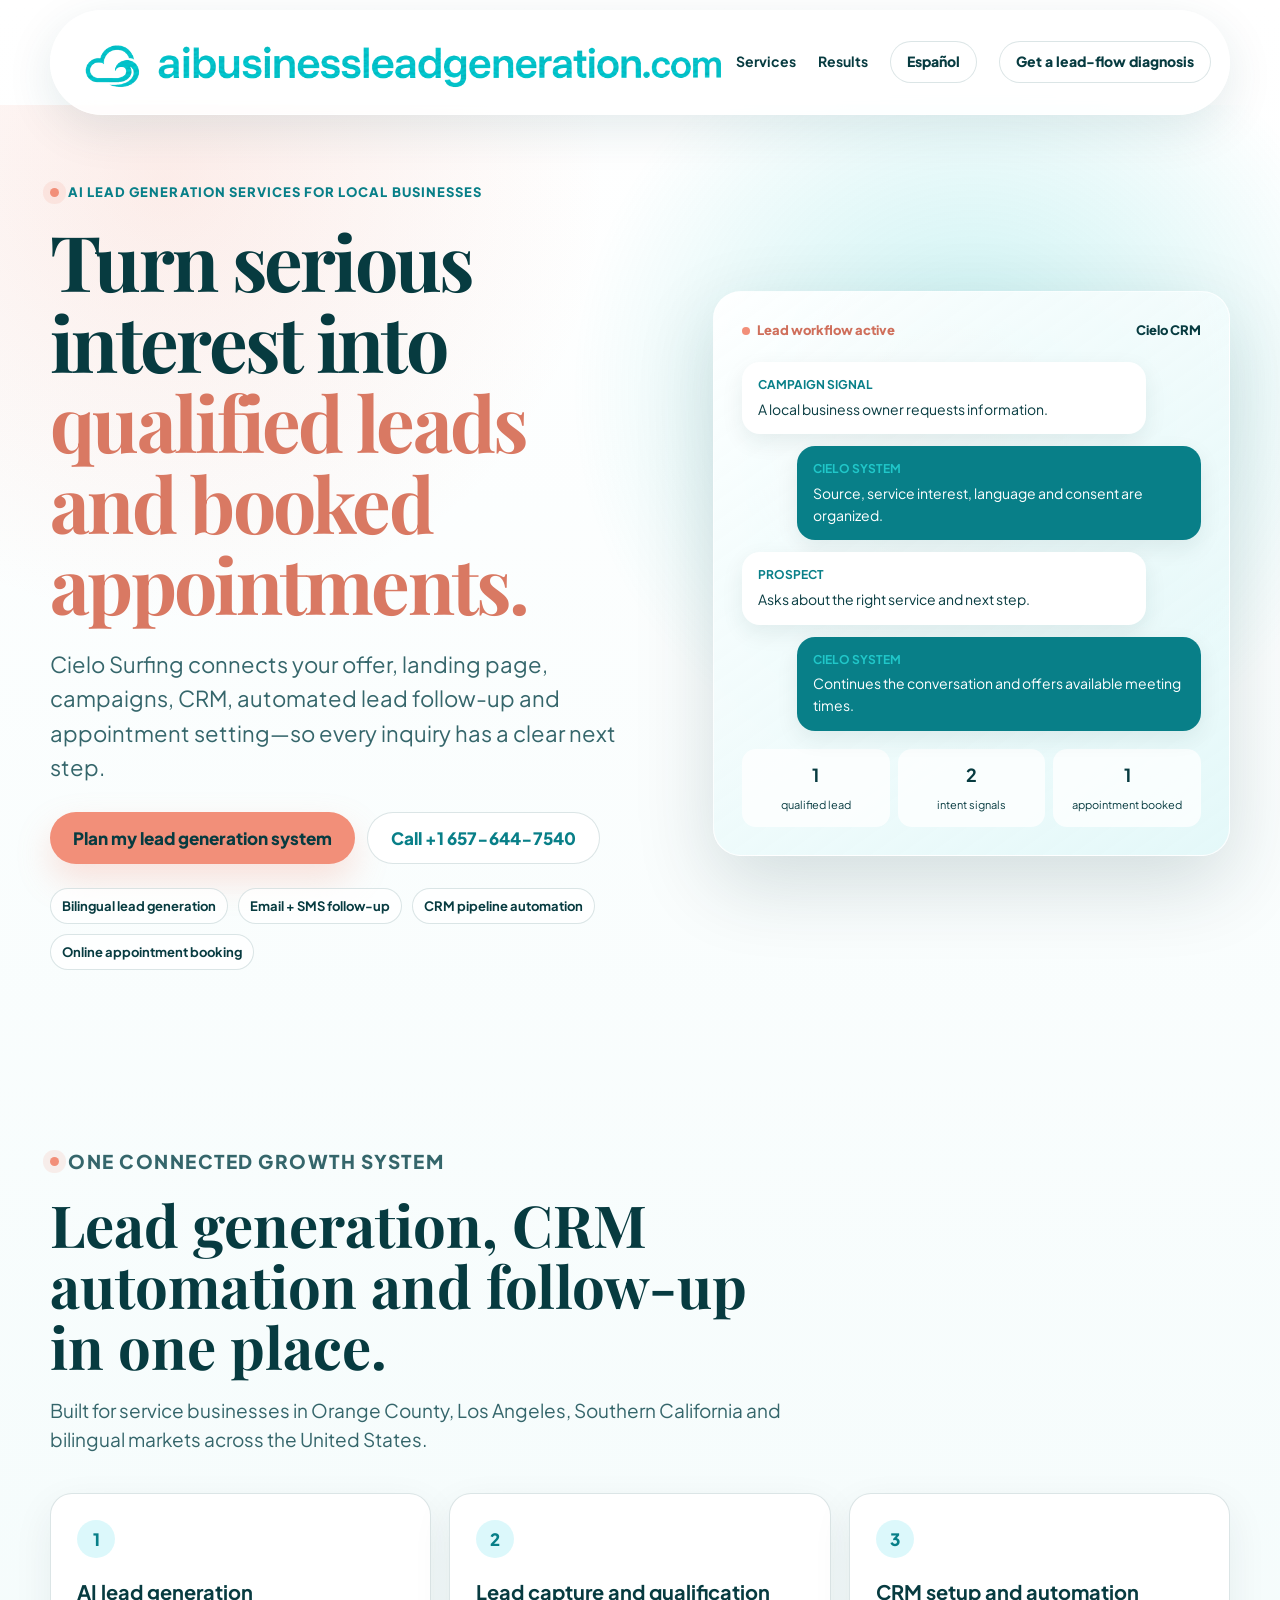
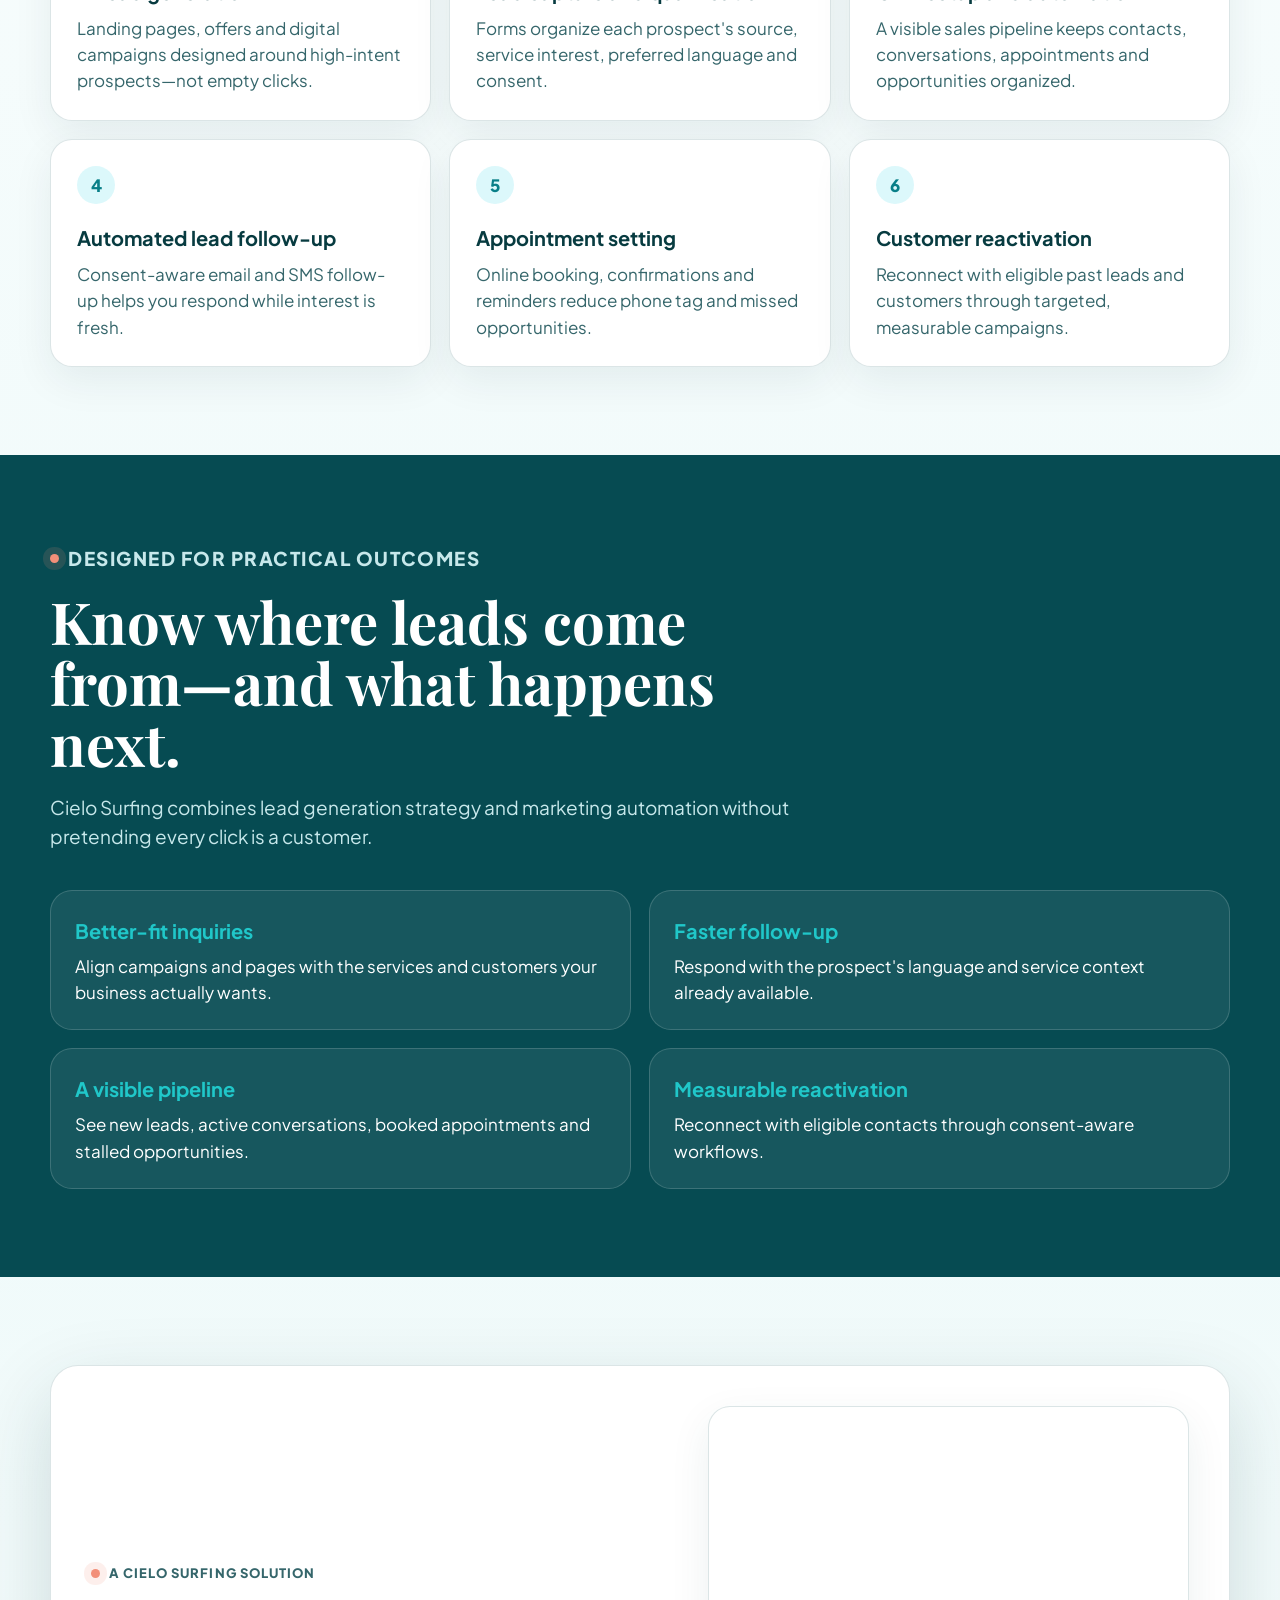
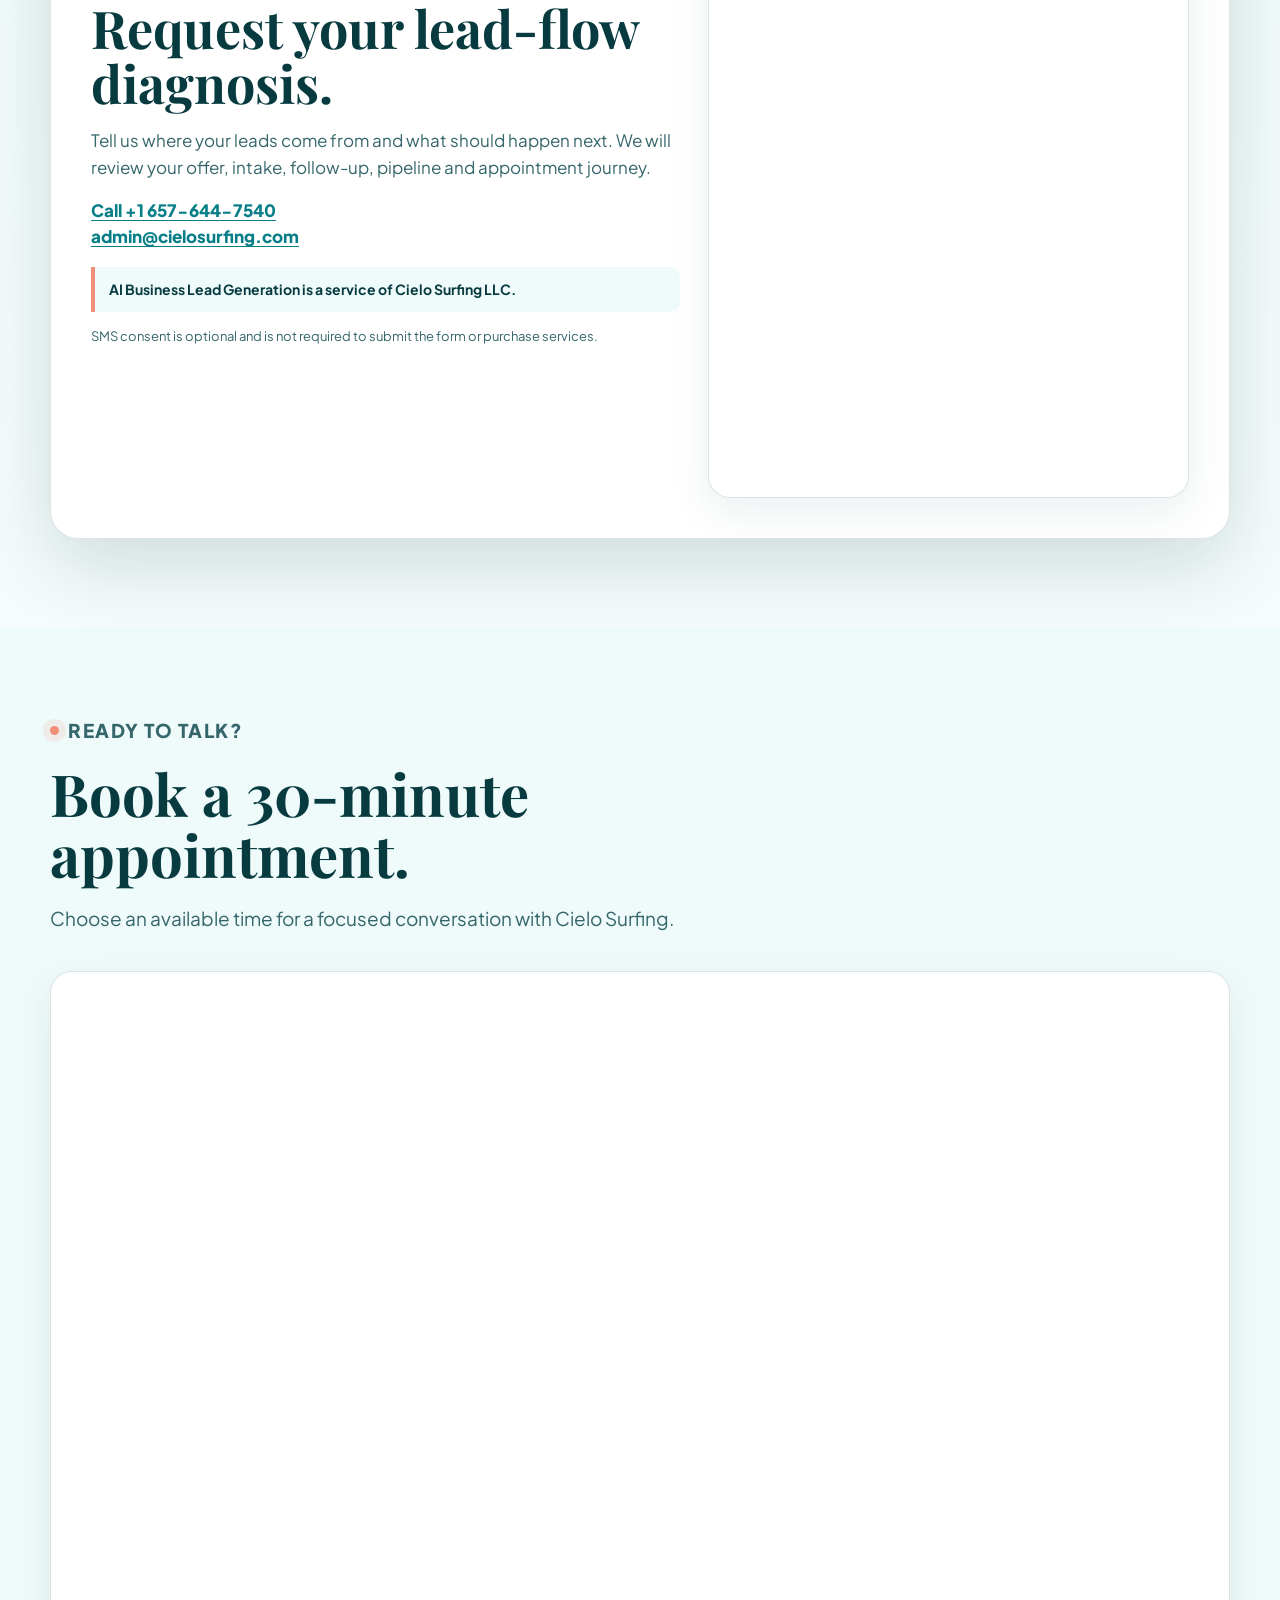
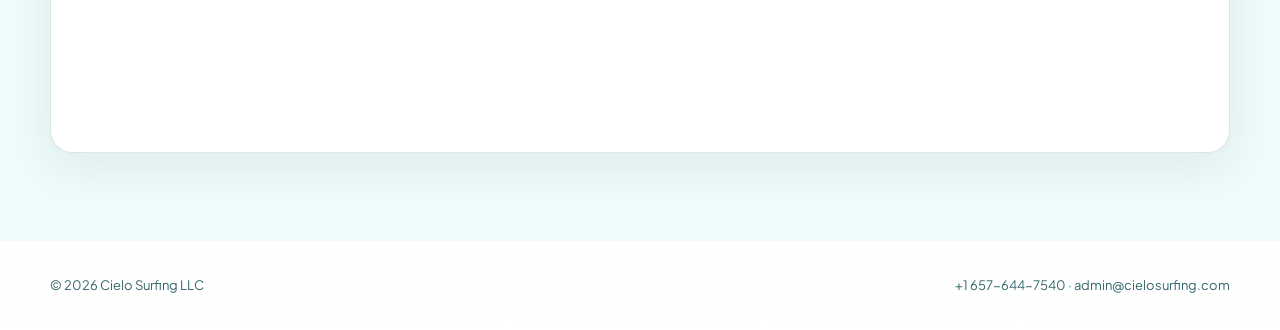
<file: index.html>
<!doctype html><html lang="en"><head><meta charset="utf-8"><meta name="viewport" content="width=device-width,initial-scale=1"><title>AI Lead Generation Services for Local Businesses | Cielo Surfing</title><meta name="description" content="AI lead generation, CRM automation, automated lead follow-up and appointment setting for local businesses in Orange County, Los Angeles and bilingual U.S. markets."><meta name="robots" content="index,follow,max-image-preview:large"><link rel="canonical" href="https://aibusinessleadgeneration.com/"><link rel="alternate" hreflang="en" href="https://aibusinessleadgeneration.com/"><link rel="alternate" hreflang="es" href="https://aibusinessleadgeneration.com/es/"><link rel="alternate" hreflang="x-default" href="https://aibusinessleadgeneration.com/"><meta property="og:title" content="AI Lead Generation Services | Cielo Surfing"><meta property="og:description" content="A connected system for lead capture, CRM automation, follow-up and appointment setting."><meta property="og:url" content="https://aibusinessleadgeneration.com/"><meta property="og:type" content="website"><link rel="preconnect" href="https://fonts.googleapis.com"><link rel="preconnect" href="https://fonts.gstatic.com" crossorigin><link href="https://fonts.googleapis.com/css2?family=Plus+Jakarta+Sans:wght@400;500;600;700;800&family=Playfair+Display:wght@700;800&display=swap" rel="stylesheet"><link rel="stylesheet" href="/styles.css"><script type="application/ld+json">{"@context":"https://schema.org","@type":"ProfessionalService","name":"Cielo Surfing — AI Business Lead Generation","url":"https://aibusinessleadgeneration.com/","telephone":"+1-657-644-7540","email":"admin@cielosurfing.com","areaServed":["Orange County","Los Angeles","Southern California","United States"],"availableLanguage":["English","Spanish"],"serviceType":["AI lead generation","Lead capture and qualification","CRM automation","Automated lead follow-up","Appointment setting","Customer reactivation"]}</script></head>
<body><header class="shell nav"><a href="#top" aria-label="AI Business Lead Generation home"><img class="logo" src="/logo-aibusinessleadgeneration.png" alt="AI Business Lead Generation"></a><nav class="nav-links" aria-label="Main navigation"><a href="#services">Services</a><a href="#results">Results</a><a class="pill" href="/es/" lang="es">Español</a><a class="pill" href="#contact">Get a lead-flow diagnosis</a></nav></header><main id="top">
<section class="hero"><div class="shell hero-grid"><div><p class="eyebrow">AI lead generation services for local businesses</p><h1>Turn serious interest into <span>qualified leads and booked appointments.</span></h1><p class="lede">Cielo Surfing connects your offer, landing page, campaigns, CRM, automated lead follow-up and appointment setting—so every inquiry has a clear next step.</p><div class="actions"><a class="button primary" href="#contact">Plan my lead generation system</a><a class="button secondary" href="tel:+16576447540">Call +1 657-644-7540</a></div><div class="trust"><span>Bilingual lead generation</span><span>Email + SMS follow-up</span><span>CRM pipeline automation</span><span>Online appointment booking</span></div></div><aside class="demo-card"><div class="demo-head"><span class="live">Lead workflow active</span><span>Cielo CRM</span></div><div class="flow"><div class="bubble"><strong>Campaign signal</strong>A local business owner requests information.</div><div class="bubble ai"><strong>Cielo system</strong>Source, service interest, language and consent are organized.</div><div class="bubble"><strong>Prospect</strong>Asks about the right service and next step.</div><div class="bubble ai"><strong>Cielo system</strong>Continues the conversation and offers available meeting times.</div></div><div class="mini-result"><div><strong>1</strong><span>qualified lead</span></div><div><strong>2</strong><span>intent signals</span></div><div><strong>1</strong><span>appointment booked</span></div></div></aside></div></section>
<section class="section" id="services"><div class="shell"><div class="section-head"><p class="eyebrow">One connected growth system</p><h2>Lead generation, CRM automation and follow-up in one place.</h2><p>Built for service businesses in Orange County, Los Angeles, Southern California and bilingual markets across the United States.</p></div><div class="grid-3"><article class="card"><span class="number">1</span><h3>AI lead generation</h3><p>Landing pages, offers and digital campaigns designed around high-intent prospects—not empty clicks.</p></article><article class="card"><span class="number">2</span><h3>Lead capture and qualification</h3><p>Forms organize each prospect's source, service interest, preferred language and consent.</p></article><article class="card"><span class="number">3</span><h3>CRM setup and automation</h3><p>A visible sales pipeline keeps contacts, conversations, appointments and opportunities organized.</p></article><article class="card"><span class="number">4</span><h3>Automated lead follow-up</h3><p>Consent-aware email and SMS follow-up helps you respond while interest is fresh.</p></article><article class="card"><span class="number">5</span><h3>Appointment setting</h3><p>Online booking, confirmations and reminders reduce phone tag and missed opportunities.</p></article><article class="card"><span class="number">6</span><h3>Customer reactivation</h3><p>Reconnect with eligible past leads and customers through targeted, measurable campaigns.</p></article></div></div></section>
<section class="section alt" id="results"><div class="shell"><div class="section-head"><p class="eyebrow">Designed for practical outcomes</p><h2>Know where leads come from—and what happens next.</h2><p>Cielo Surfing combines lead generation strategy and marketing automation without pretending every click is a customer.</p></div><div class="outcomes"><div class="outcome"><strong>Better-fit inquiries</strong>Align campaigns and pages with the services and customers your business actually wants.</div><div class="outcome"><strong>Faster follow-up</strong>Respond with the prospect's language and service context already available.</div><div class="outcome"><strong>A visible pipeline</strong>See new leads, active conversations, booked appointments and stalled opportunities.</div><div class="outcome"><strong>Measurable reactivation</strong>Reconnect with eligible contacts through consent-aware workflows.</div></div></div></section>
<section class="section" id="contact"><div class="shell contact"><div><p class="eyebrow">A Cielo Surfing solution</p><h2>Request your lead-flow diagnosis.</h2><p>Tell us where your leads come from and what should happen next. We will review your offer, intake, follow-up, pipeline and appointment journey.</p><p><a class="contact-link" href="tel:+16576447540">Call +1 657-644-7540</a><br><a class="contact-link" href="mailto:admin@cielosurfing.com">admin@cielosurfing.com</a></p><p class="service-disclosure"><strong>AI Business Lead Generation is a service of Cielo Surfing LLC.</strong></p><p class="form-note">SMS consent is optional and is not required to submit the form or purchase services.</p></div><div class="form-shell"><iframe src="https://api.leadconnectorhq.com/widget/form/usHiLClEM3kwqgybGthq" title="Request an AI lead generation diagnosis" loading="lazy"></iframe></div></div></section>
<section class="section booking" id="book"><div class="shell"><div class="section-head"><p class="eyebrow">Ready to talk?</p><h2>Book a 30-minute appointment.</h2><p>Choose an available time for a focused conversation with Cielo Surfing.</p></div><div class="calendar-shell"><iframe src="https://api.leadconnectorhq.com/widget/booking/fQuvkFHFoPgSbVzQ4idZ" title="Book a 30-minute appointment with Cielo Surfing" loading="lazy"></iframe></div></div></section></main><footer class="footer"><div class="shell footer-inner"><span>© 2026 Cielo Surfing LLC</span><span><a href="tel:+16576447540">+1 657-644-7540</a> · <a href="mailto:admin@cielosurfing.com">admin@cielosurfing.com</a></span></div></footer><script src="https://api.leadconnectorhq.com/js/form_embed.js"></script><script src="/script.js"></script></body></html>
</file>
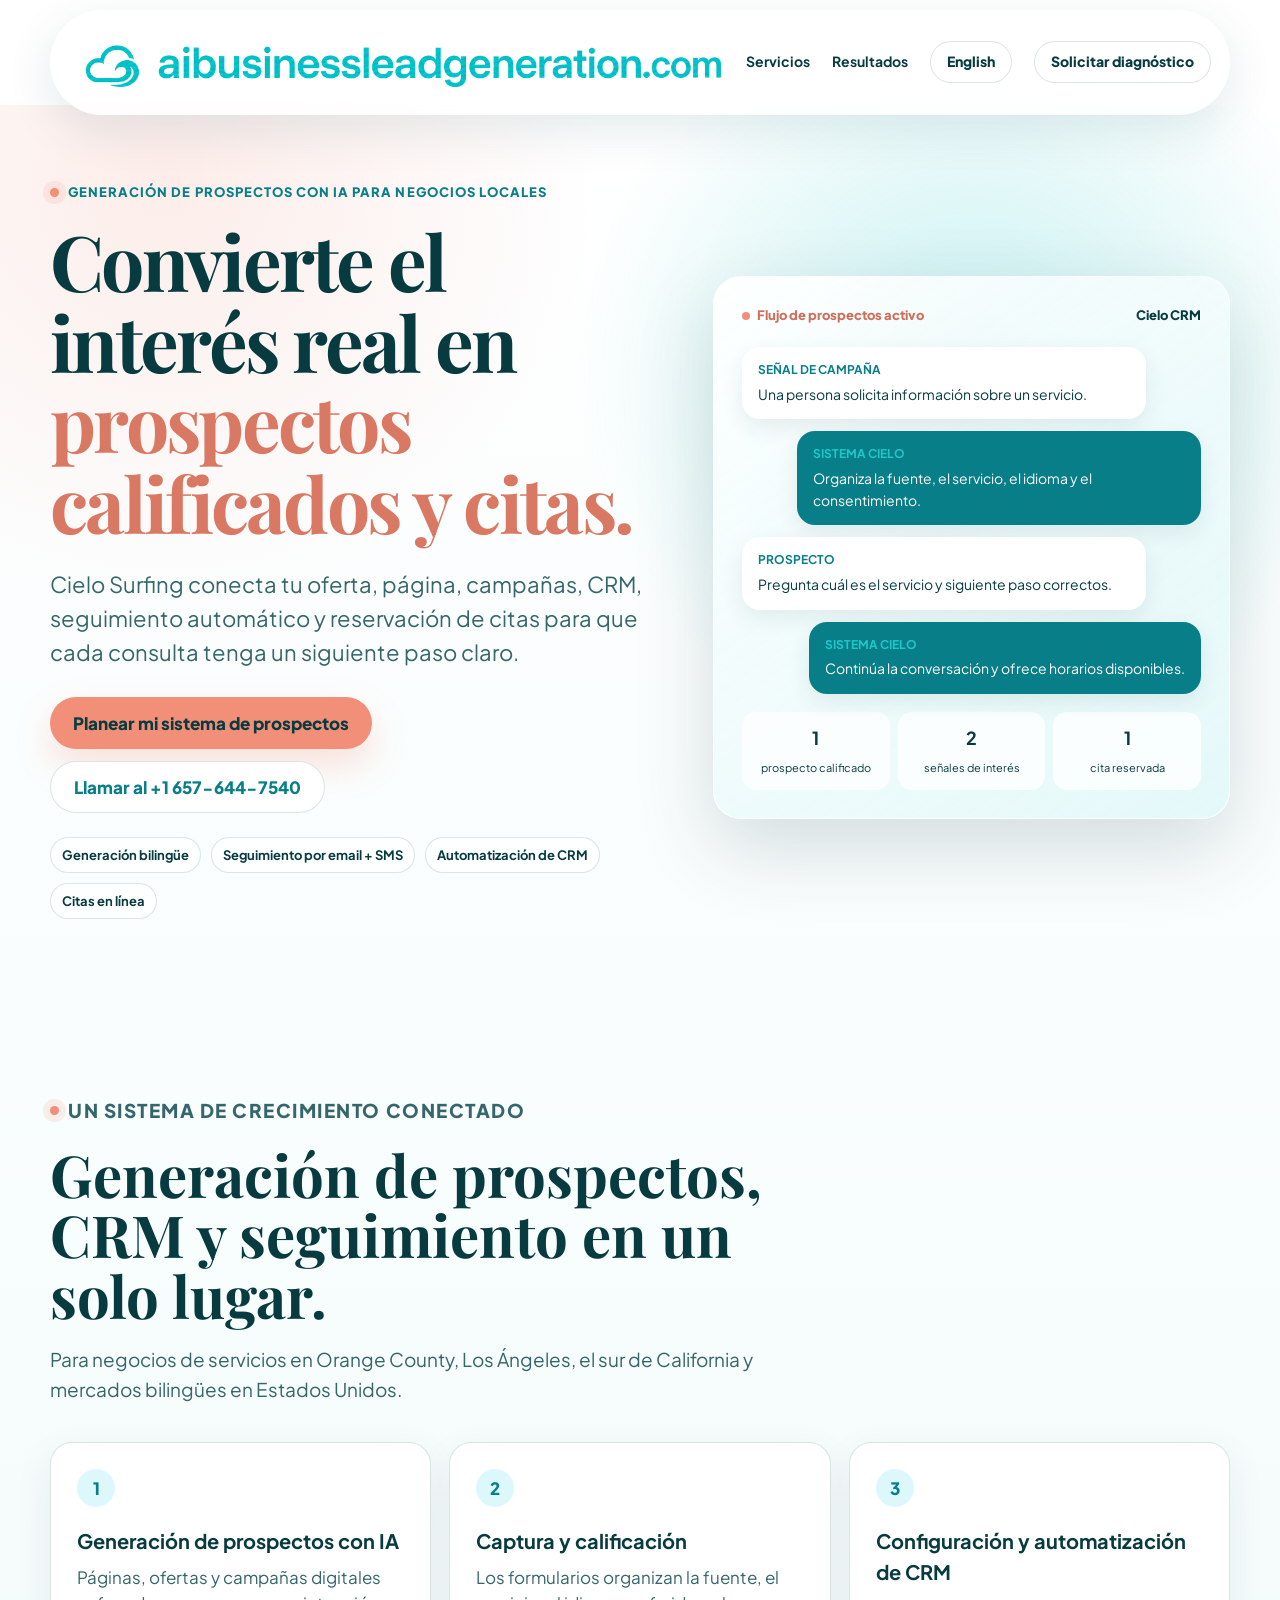
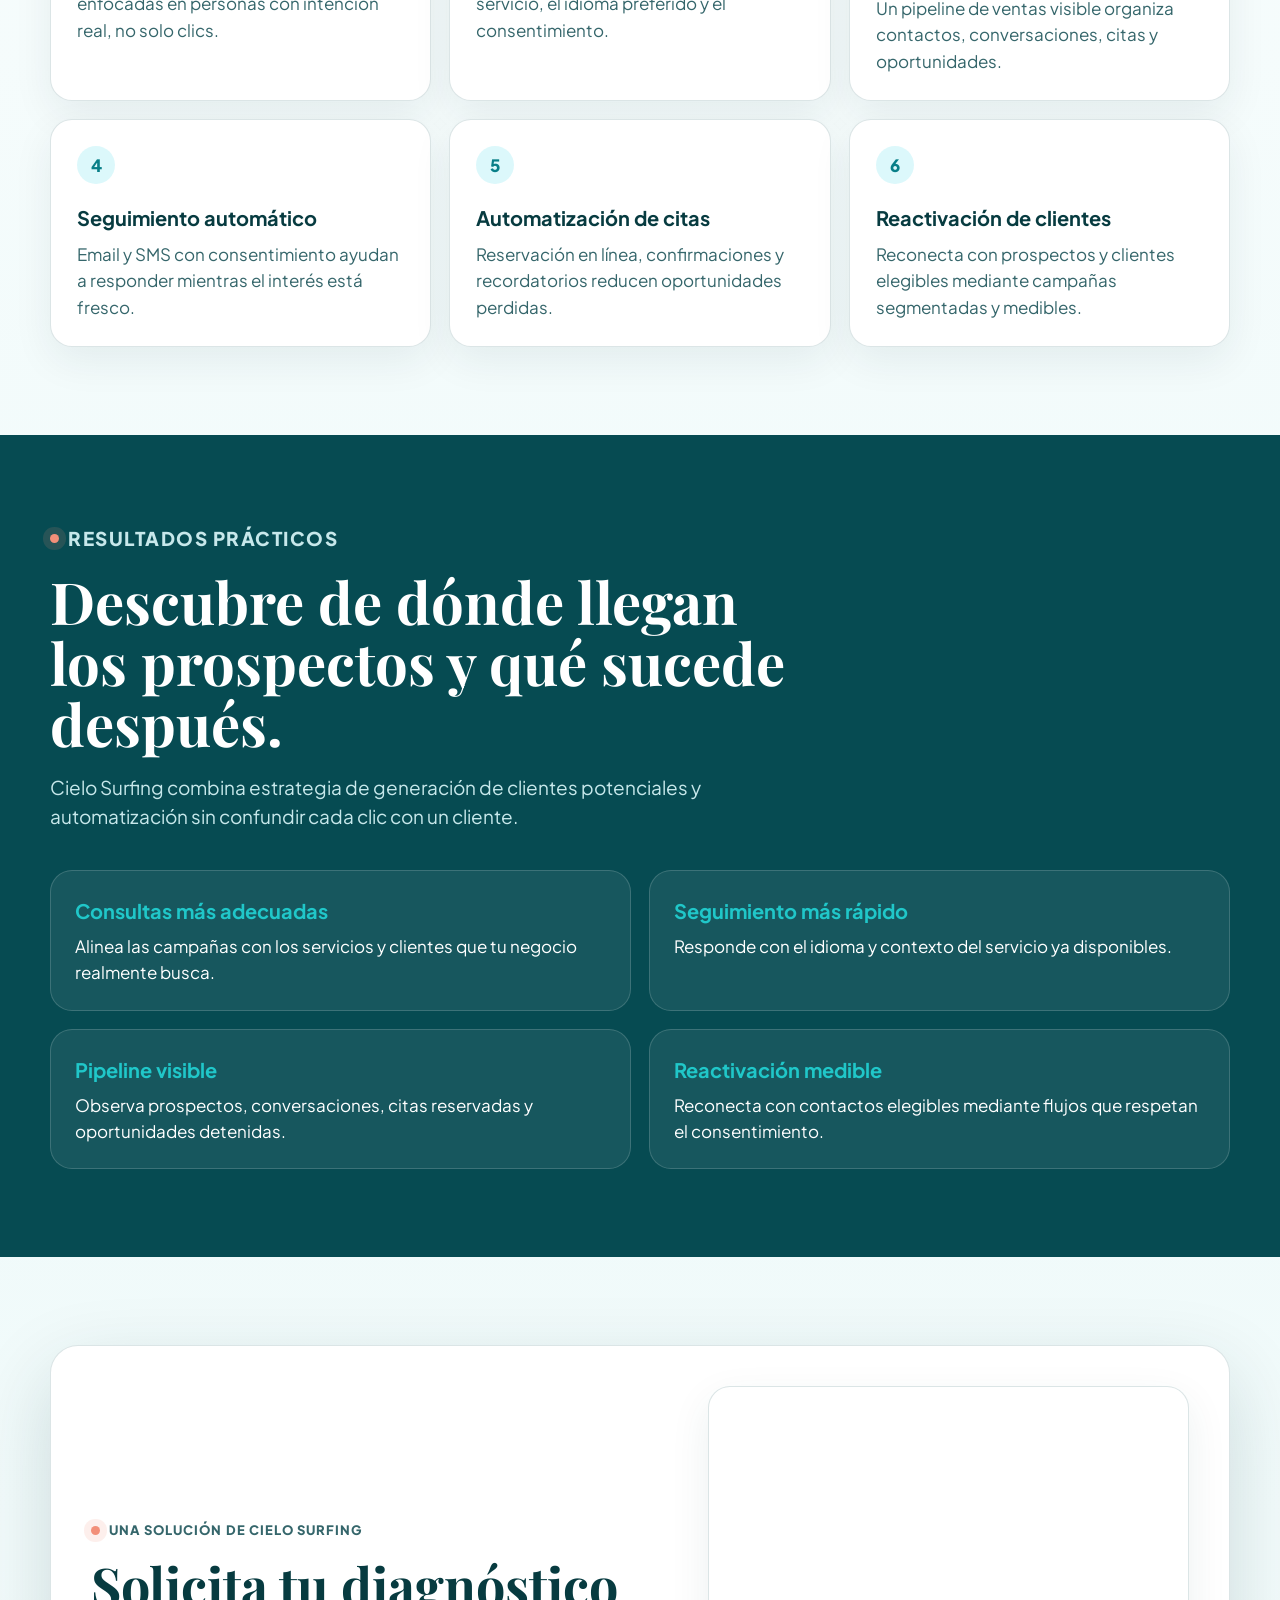
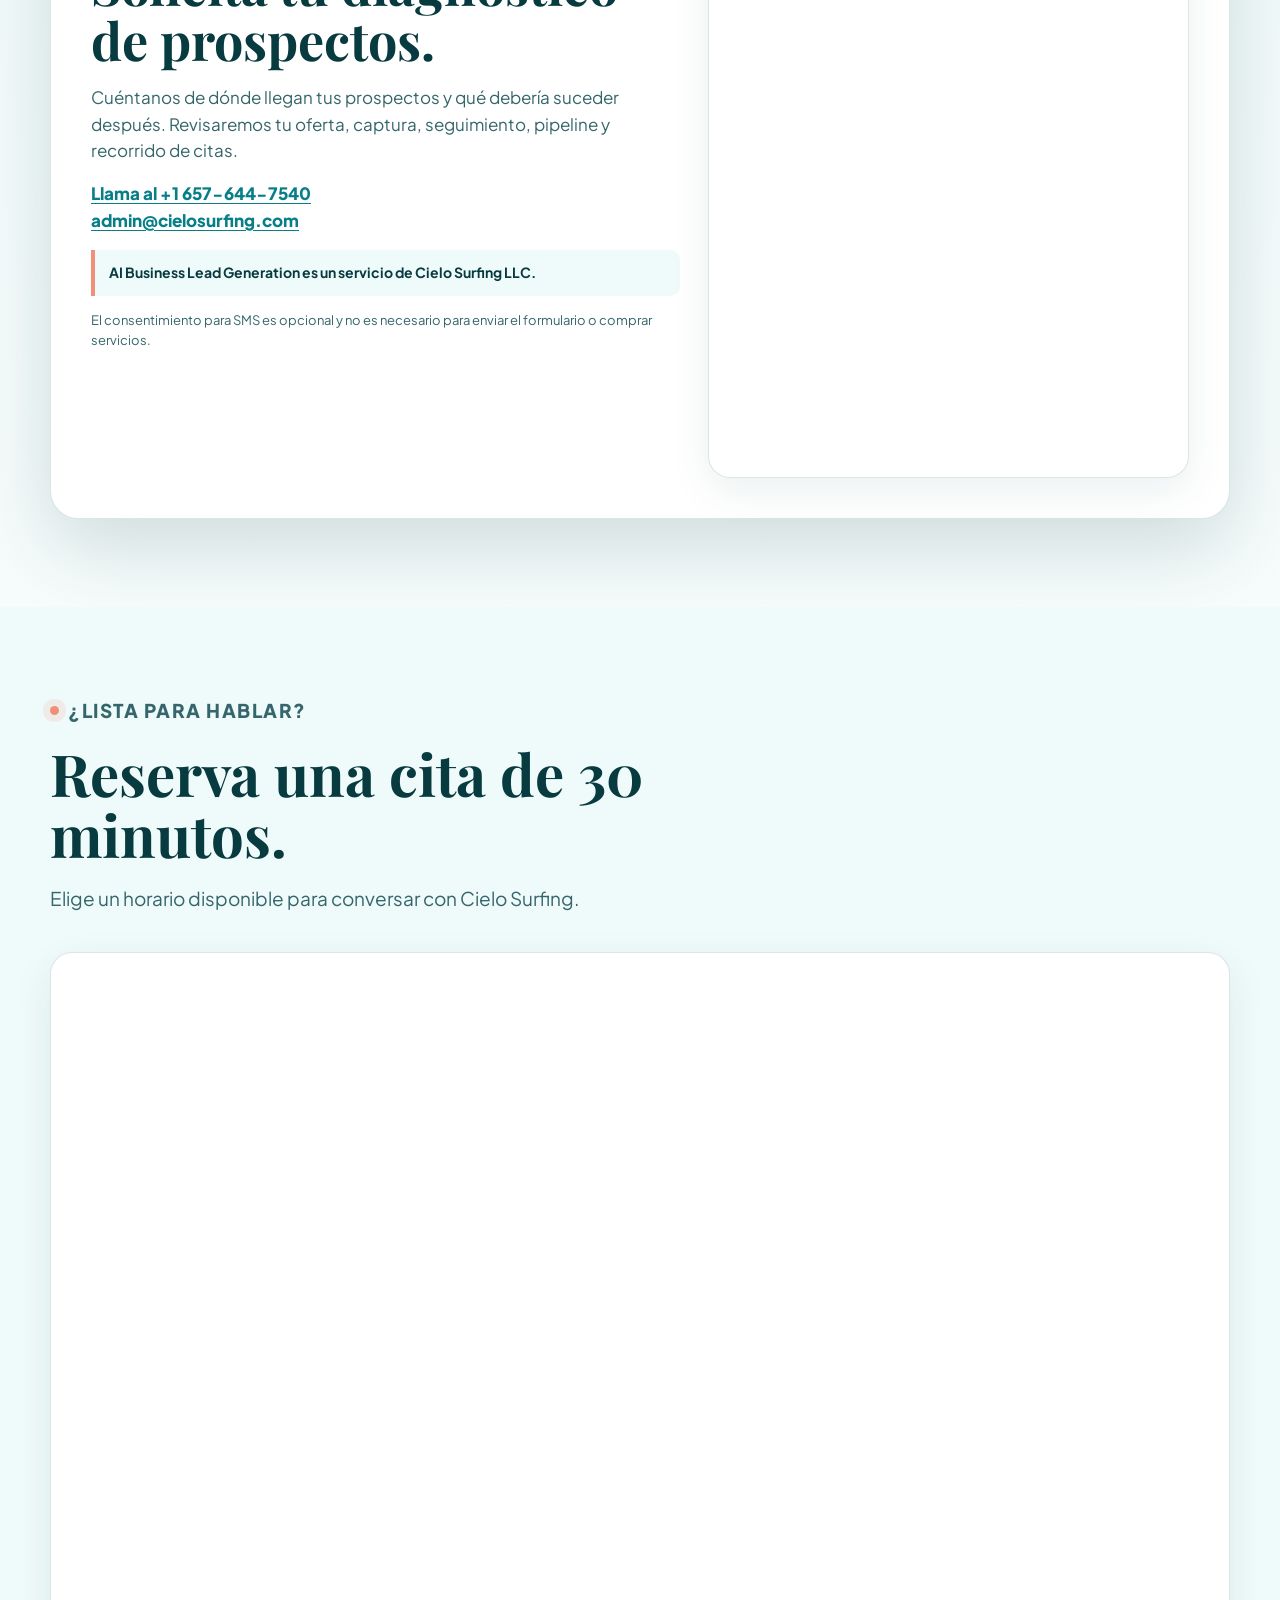
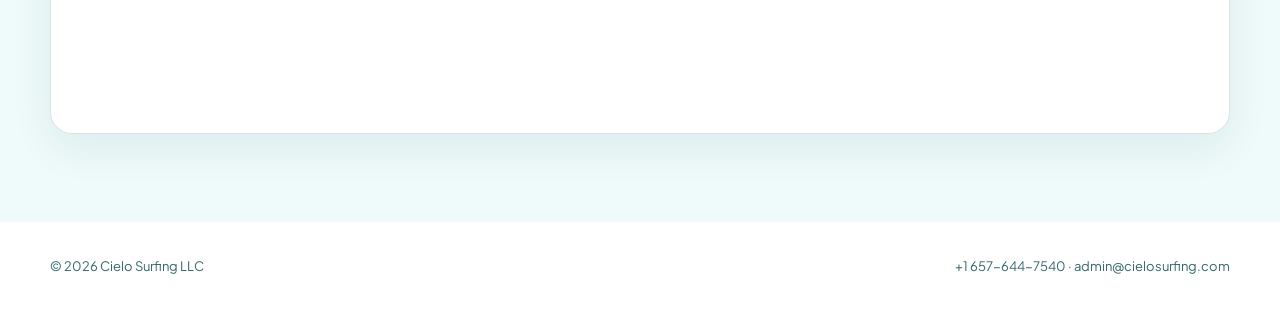
<file: es/index.html>
<!doctype html><html lang="es"><head><meta charset="utf-8"><meta name="viewport" content="width=device-width,initial-scale=1"><title>Generación de Prospectos con IA para Negocios | Cielo Surfing</title><meta name="description" content="Generación de prospectos con IA, automatización de CRM, seguimiento automático y citas para negocios locales en Orange County, Los Ángeles y Estados Unidos."><meta name="robots" content="index,follow,max-image-preview:large"><link rel="canonical" href="https://aibusinessleadgeneration.com/es/"><link rel="alternate" hreflang="en" href="https://aibusinessleadgeneration.com/"><link rel="alternate" hreflang="es" href="https://aibusinessleadgeneration.com/es/"><link rel="alternate" hreflang="x-default" href="https://aibusinessleadgeneration.com/"><meta property="og:title" content="Generación de Prospectos con IA | Cielo Surfing"><meta property="og:description" content="Un sistema conectado de captura, CRM, seguimiento y citas para negocios locales."><meta property="og:url" content="https://aibusinessleadgeneration.com/es/"><meta property="og:type" content="website"><link rel="preconnect" href="https://fonts.googleapis.com"><link rel="preconnect" href="https://fonts.gstatic.com" crossorigin><link href="https://fonts.googleapis.com/css2?family=Plus+Jakarta+Sans:wght@400;500;600;700;800&family=Playfair+Display:wght@700;800&display=swap" rel="stylesheet"><link rel="stylesheet" href="/styles.css"><script type="application/ld+json">{"@context":"https://schema.org","@type":"ProfessionalService","name":"Cielo Surfing — Generación de Prospectos con IA","url":"https://aibusinessleadgeneration.com/es/","telephone":"+1-657-644-7540","email":"admin@cielosurfing.com","areaServed":["Orange County","Los Ángeles","Sur de California","Estados Unidos"],"availableLanguage":["Español","Inglés"],"serviceType":["Generación de prospectos con IA","Captura y calificación de prospectos","Automatización de CRM","Seguimiento automático","Automatización de citas","Reactivación de clientes"]}</script></head>
<body><header class="shell nav"><a href="#top" aria-label="Inicio de AI Business Lead Generation"><img class="logo" src="/logo-aibusinessleadgeneration.png" alt="AI Business Lead Generation"></a><nav class="nav-links" aria-label="Navegación principal"><a href="#servicios">Servicios</a><a href="#resultados">Resultados</a><a class="pill" href="/" lang="en">English</a><a class="pill" href="#contacto">Solicitar diagnóstico</a></nav></header><main id="top">
<section class="hero"><div class="shell hero-grid"><div><p class="eyebrow">Generación de prospectos con IA para negocios locales</p><h1>Convierte el interés real en <span>prospectos calificados y citas.</span></h1><p class="lede">Cielo Surfing conecta tu oferta, página, campañas, CRM, seguimiento automático y reservación de citas para que cada consulta tenga un siguiente paso claro.</p><div class="actions"><a class="button primary" href="#contacto">Planear mi sistema de prospectos</a><a class="button secondary" href="tel:+16576447540">Llamar al +1 657-644-7540</a></div><div class="trust"><span>Generación bilingüe</span><span>Seguimiento por email + SMS</span><span>Automatización de CRM</span><span>Citas en línea</span></div></div><aside class="demo-card"><div class="demo-head"><span class="live">Flujo de prospectos activo</span><span>Cielo CRM</span></div><div class="flow"><div class="bubble"><strong>Señal de campaña</strong>Una persona solicita información sobre un servicio.</div><div class="bubble ai"><strong>Sistema Cielo</strong>Organiza la fuente, el servicio, el idioma y el consentimiento.</div><div class="bubble"><strong>Prospecto</strong>Pregunta cuál es el servicio y siguiente paso correctos.</div><div class="bubble ai"><strong>Sistema Cielo</strong>Continúa la conversación y ofrece horarios disponibles.</div></div><div class="mini-result"><div><strong>1</strong><span>prospecto calificado</span></div><div><strong>2</strong><span>señales de interés</span></div><div><strong>1</strong><span>cita reservada</span></div></div></aside></div></section>
<section class="section" id="servicios"><div class="shell"><div class="section-head"><p class="eyebrow">Un sistema de crecimiento conectado</p><h2>Generación de prospectos, CRM y seguimiento en un solo lugar.</h2><p>Para negocios de servicios en Orange County, Los Ángeles, el sur de California y mercados bilingües en Estados Unidos.</p></div><div class="grid-3"><article class="card"><span class="number">1</span><h3>Generación de prospectos con IA</h3><p>Páginas, ofertas y campañas digitales enfocadas en personas con intención real, no solo clics.</p></article><article class="card"><span class="number">2</span><h3>Captura y calificación</h3><p>Los formularios organizan la fuente, el servicio, el idioma preferido y el consentimiento.</p></article><article class="card"><span class="number">3</span><h3>Configuración y automatización de CRM</h3><p>Un pipeline de ventas visible organiza contactos, conversaciones, citas y oportunidades.</p></article><article class="card"><span class="number">4</span><h3>Seguimiento automático</h3><p>Email y SMS con consentimiento ayudan a responder mientras el interés está fresco.</p></article><article class="card"><span class="number">5</span><h3>Automatización de citas</h3><p>Reservación en línea, confirmaciones y recordatorios reducen oportunidades perdidas.</p></article><article class="card"><span class="number">6</span><h3>Reactivación de clientes</h3><p>Reconecta con prospectos y clientes elegibles mediante campañas segmentadas y medibles.</p></article></div></div></section>
<section class="section alt" id="resultados"><div class="shell"><div class="section-head"><p class="eyebrow">Resultados prácticos</p><h2>Descubre de dónde llegan los prospectos y qué sucede después.</h2><p>Cielo Surfing combina estrategia de generación de clientes potenciales y automatización sin confundir cada clic con un cliente.</p></div><div class="outcomes"><div class="outcome"><strong>Consultas más adecuadas</strong>Alinea las campañas con los servicios y clientes que tu negocio realmente busca.</div><div class="outcome"><strong>Seguimiento más rápido</strong>Responde con el idioma y contexto del servicio ya disponibles.</div><div class="outcome"><strong>Pipeline visible</strong>Observa prospectos, conversaciones, citas reservadas y oportunidades detenidas.</div><div class="outcome"><strong>Reactivación medible</strong>Reconecta con contactos elegibles mediante flujos que respetan el consentimiento.</div></div></div></section>
<section class="section" id="contacto"><div class="shell contact"><div><p class="eyebrow">Una solución de Cielo Surfing</p><h2>Solicita tu diagnóstico de prospectos.</h2><p>Cuéntanos de dónde llegan tus prospectos y qué debería suceder después. Revisaremos tu oferta, captura, seguimiento, pipeline y recorrido de citas.</p><p><a class="contact-link" href="tel:+16576447540">Llama al +1 657-644-7540</a><br><a class="contact-link" href="mailto:admin@cielosurfing.com">admin@cielosurfing.com</a></p><p class="service-disclosure"><strong>AI Business Lead Generation es un servicio de Cielo Surfing LLC.</strong></p><p class="form-note">El consentimiento para SMS es opcional y no es necesario para enviar el formulario o comprar servicios.</p></div><div class="form-shell"><iframe src="https://api.leadconnectorhq.com/widget/form/usHiLClEM3kwqgybGthq" title="Solicitar diagnóstico de generación de prospectos" loading="lazy"></iframe></div></div></section>
<section class="section booking" id="reservar"><div class="shell"><div class="section-head"><p class="eyebrow">¿Lista para hablar?</p><h2>Reserva una cita de 30 minutos.</h2><p>Elige un horario disponible para conversar con Cielo Surfing.</p></div><div class="calendar-shell"><iframe src="https://api.leadconnectorhq.com/widget/booking/fQuvkFHFoPgSbVzQ4idZ" title="Reservar una cita de 30 minutos con Cielo Surfing" loading="lazy"></iframe></div></div></section></main><footer class="footer"><div class="shell footer-inner"><span>© 2026 Cielo Surfing LLC</span><span><a href="tel:+16576447540">+1 657-644-7540</a> · <a href="mailto:admin@cielosurfing.com">admin@cielosurfing.com</a></span></div></footer><script src="https://api.leadconnectorhq.com/js/form_embed.js"></script><script src="/script.js"></script></body></html>
</file>
<file: styles.css>
:root{--ink:#002b33;--soft:#285861;--ocean:#074f5a;--deep:#042f38;--aqua:#3fd6e6;--sky:#4aa7ff;--coral:#ff6545;--paper:#fff;--mist:#eef8f8;--line:rgba(5,71,82,.14);--shadow:0 28px 80px rgba(5,47,56,.16);--body:"Plus Jakarta Sans",system-ui,sans-serif;--display:"Playfair Display",Georgia,serif}
*{box-sizing:border-box}html{scroll-behavior:smooth}body{margin:0;background:linear-gradient(180deg,#fff 0%,#effafa 52%,#fff 100%);color:var(--ink);font-family:var(--body);font-size:17px;line-height:1.55}a{color:inherit;text-decoration:none}.shell{width:min(1180px,calc(100% - 36px));margin:auto}.preview-bar{padding:8px 18px;background:var(--deep);color:#dffbff;text-align:center;font-size:13px;font-weight:700;letter-spacing:.02em}.nav{display:flex;align-items:center;justify-content:space-between;gap:22px;padding:18px 0}.logo{width:min(220px,45vw);height:auto}.nav-links{display:flex;align-items:center;gap:22px;font-size:14px;font-weight:700}.pill,.button{display:inline-flex;align-items:center;justify-content:center;border-radius:999px;font-weight:800;transition:.2s ease}.pill{min-height:42px;padding:0 16px;border:1px solid var(--line);background:#fff}.hero{position:relative;overflow:hidden;padding:72px 0 88px}.hero:before{position:absolute;inset:0;z-index:-1;background:radial-gradient(circle at 76% 30%,rgba(63,214,230,.22),transparent 34%),radial-gradient(circle at 13% 8%,rgba(74,167,255,.13),transparent 31%);content:""}.hero-grid{display:grid;grid-template-columns:1.08fr .92fr;align-items:center;gap:56px}.eyebrow{display:inline-flex;align-items:center;gap:9px;margin:0 0 18px;color:var(--ocean);font-size:13px;font-weight:900;letter-spacing:.08em;text-transform:uppercase}.eyebrow:before{width:9px;height:9px;border-radius:50%;background:var(--coral);box-shadow:0 0 0 7px rgba(255,101,69,.12);content:""}h1,h2{margin:0;font-family:var(--display);line-height:1.05}h1{max-width:760px;font-size:clamp(46px,6vw,78px);letter-spacing:-.035em}h1 span{color:var(--coral)}.lede{max-width:690px;margin:24px 0 28px;color:var(--soft);font-size:clamp(18px,2vw,22px)}.actions{display:flex;flex-wrap:wrap;gap:12px}.button{min-height:52px;padding:0 23px}.button.primary{background:var(--coral);color:#fff;box-shadow:0 16px 34px rgba(255,101,69,.28)}.button.secondary{border:1px solid var(--line);background:#fff;color:var(--ocean)}.trust{display:flex;flex-wrap:wrap;gap:10px;margin-top:24px}.trust span{padding:7px 11px;border:1px solid var(--line);border-radius:999px;background:rgba(255,255,255,.72);font-size:13px;font-weight:700}.demo-card{padding:28px;border:1px solid rgba(255,255,255,.8);border-radius:28px;background:linear-gradient(145deg,rgba(255,255,255,.92),rgba(220,246,247,.74));box-shadow:var(--shadow)}.demo-head{display:flex;align-items:center;justify-content:space-between;margin-bottom:22px;font-size:13px;font-weight:800}.live{color:#1d7b5b}.live:before{display:inline-block;width:8px;height:8px;margin-right:7px;border-radius:50%;background:#2fd092;content:""}.flow{display:grid;gap:12px}.bubble{max-width:88%;padding:14px 16px;border-radius:18px;background:#fff;box-shadow:0 8px 22px rgba(5,47,56,.08);font-size:14px}.bubble strong{display:block;margin-bottom:4px;color:var(--ocean);font-size:12px;text-transform:uppercase}.bubble.ai{justify-self:end;background:var(--ocean);color:#fff}.bubble.ai strong{color:var(--aqua)}.mini-result{display:grid;grid-template-columns:repeat(3,1fr);gap:8px;margin-top:18px}.mini-result div{padding:12px;border-radius:14px;background:rgba(255,255,255,.75);text-align:center}.mini-result strong{display:block;font-size:18px}.mini-result span{font-size:11px}.section{padding:88px 0}.section.alt{background:var(--deep);color:#fff}.section-head{max-width:760px;margin-bottom:38px}.section-head h2{font-size:clamp(36px,5vw,58px)}.section-head p{color:var(--soft);font-size:19px}.alt .section-head p{color:#c7e8eb}.grid-3{display:grid;grid-template-columns:repeat(3,1fr);gap:18px}.card{padding:26px;border:1px solid var(--line);border-radius:22px;background:#fff;box-shadow:0 14px 40px rgba(5,47,56,.07)}.card .number{display:grid;width:38px;height:38px;place-items:center;border-radius:50%;background:rgba(63,214,230,.18);color:var(--ocean);font-weight:900}.card h3{margin:18px 0 8px;font-size:20px}.card p{margin:0;color:var(--soft)}.outcomes{display:grid;grid-template-columns:1fr 1fr;gap:18px}.outcome{padding:24px;border:1px solid rgba(255,255,255,.16);border-radius:22px;background:rgba(255,255,255,.07)}.outcome strong{display:block;margin-bottom:7px;color:var(--aqua);font-size:20px}.contact{display:grid;grid-template-columns:1.1fr .9fr;gap:28px;align-items:center;padding:40px;border:1px solid var(--line);border-radius:28px;background:#fff;box-shadow:var(--shadow)}.contact h2{font-size:clamp(34px,4.5vw,52px)}.contact p{color:var(--soft)}.preview-form{display:grid;gap:10px}.preview-form input,.preview-form select{width:100%;min-height:48px;padding:0 14px;border:1px solid var(--line);border-radius:12px;background:#f8fcfc;font:inherit}.preview-form button{border:0;cursor:not-allowed;opacity:.78}.form-note{margin:0!important;font-size:12px}.footer{padding:34px 0;color:var(--soft);font-size:13px}.footer-inner{display:flex;justify-content:space-between;gap:18px}.domain-label{font-weight:800;color:var(--ocean)}
@media(max-width:850px){.nav-links a:not(.pill){display:none}.hero{padding-top:48px}.hero-grid,.contact{grid-template-columns:1fr}.demo-card{max-width:620px}.grid-3{grid-template-columns:1fr}.outcomes{grid-template-columns:1fr}}
@media(max-width:520px){body{font-size:16px}.shell{width:min(100% - 24px,1180px)}.nav{padding:14px 0}.logo{width:170px}.hero{padding:34px 0 64px}h1{font-size:43px}.section{padding:64px 0}.contact{padding:25px}.mini-result{grid-template-columns:1fr}.footer-inner{display:block}}
@media(prefers-reduced-motion:reduce){html{scroll-behavior:auto}.pill,.button{transition:none}}
.logo{filter:brightness(0) saturate(100%) invert(73%) sepia(77%) saturate(741%) hue-rotate(130deg) brightness(87%) contrast(91%)}
.logo{width:min(390px,55vw);max-height:64px;object-fit:contain;object-position:left center}
@media(max-width:520px){.logo{width:min(255px,62vw);max-height:54px}}
.logo{filter:none}

/* Refined Cielo palette: turquoise + soft orange, with green states removed. */
:root{
  --ink:#073b40;
  --soft:#35666b;
  --ocean:#087f88;
  --deep:#064b52;
  --aqua:#20c7c9;
  --sky:#76dce0;
  --coral:#f28f79;
  --mist:#effafa;
}
.hero:before{background:radial-gradient(circle at 76% 30%,rgba(32,199,201,.24),transparent 34%),radial-gradient(circle at 13% 8%,rgba(242,143,121,.16),transparent 31%)}
.eyebrow:before{background:var(--coral);box-shadow:0 0 0 7px rgba(242,143,121,.14)}
.button.primary{background:var(--coral);color:var(--ink);box-shadow:0 16px 34px rgba(242,143,121,.26)}
.hero h1 span{color:#d97963}
.live{color:#cf6f5b}
.live:before{background:var(--coral)}

/* Ocean-inspired motion and interaction, shared by both local drafts. */
.nav{position:sticky;top:10px;z-index:20;padding:12px 18px;border:1px solid rgba(255,255,255,.72);border-radius:999px;background:rgba(255,255,255,.76);box-shadow:0 14px 48px rgba(6,75,82,.11);backdrop-filter:blur(18px)}
.hero{isolation:isolate}
.hero:after{position:absolute;inset:0;z-index:-1;background:radial-gradient(circle 220px at var(--pointer-x,72%) var(--pointer-y,35%),rgba(242,143,121,.13),transparent 70%);content:"";pointer-events:none;transition:opacity .3s ease}
.motion-bubbles{position:absolute;inset:0;z-index:-1;overflow:hidden;pointer-events:none}
.motion-bubbles span{position:absolute;left:var(--bubble-x);bottom:-56px;width:var(--bubble-size);height:var(--bubble-size);border:1px solid rgba(8,127,136,.2);border-radius:50%;background:linear-gradient(145deg,rgba(255,255,255,.62),rgba(32,199,201,.12));box-shadow:inset 0 0 10px rgba(255,255,255,.7);animation:bubble-rise var(--bubble-speed) linear var(--bubble-delay) infinite}
.demo-card{transform:perspective(900px) rotateX(var(--tilt-x,0deg)) rotateY(var(--tilt-y,0deg));transform-style:preserve-3d;transition:transform .18s ease,box-shadow .3s ease}
.demo-card:hover{box-shadow:0 34px 95px rgba(6,75,82,.2)}
.bubble{position:relative;transition:transform .35s ease,box-shadow .35s ease,opacity .35s ease}
.bubble.is-speaking{transform:translateY(-3px);box-shadow:0 13px 30px rgba(6,75,82,.15)}
.bubble.is-speaking:after{position:absolute;right:12px;bottom:-6px;width:12px;height:12px;border-radius:50%;background:var(--coral);box-shadow:0 0 0 0 rgba(242,143,121,.35);content:"";animation:soft-pulse 1.6s ease-out infinite}
.bubble.ai.is-speaking:after{background:var(--aqua);box-shadow:0 0 0 0 rgba(32,199,201,.32)}
.motion-reveal{opacity:0;transform:translateY(22px);transition:opacity .7s ease var(--reveal-delay,0ms),transform .7s cubic-bezier(.16,1,.3,1) var(--reveal-delay,0ms)}
.motion-reveal.is-visible{opacity:1;transform:translateY(0)}
.card,.outcome,.button,.pill{transition:transform .22s ease,box-shadow .22s ease,border-color .22s ease}
.card:hover,.outcome:hover{transform:translateY(-6px);box-shadow:0 20px 50px rgba(6,75,82,.12)}
.button:hover,.pill:hover{transform:translateY(-2px)}
.button.primary:hover{box-shadow:0 20px 42px rgba(242,143,121,.34)}
@keyframes bubble-rise{0%{opacity:0;transform:translate3d(0,0,0) scale(.72)}12%{opacity:.72}78%{opacity:.45}100%{opacity:0;transform:translate3d(18px,-760px,0) scale(1.35)}}
@keyframes soft-pulse{0%{box-shadow:0 0 0 0 rgba(242,143,121,.38)}70%{box-shadow:0 0 0 10px rgba(242,143,121,0)}100%{box-shadow:0 0 0 0 rgba(242,143,121,0)}}
@media(max-width:850px){.nav{top:6px;border-radius:24px}.motion-bubbles span:nth-child(n+9){display:none}.demo-card{transform:none!important}.card:hover,.outcome:hover{transform:none}}
@media(prefers-reduced-motion:reduce){.motion-bubbles{display:none}.hero:after{display:none}.motion-reveal{opacity:1;transform:none;transition:none}.demo-card,.bubble,.card,.outcome,.button,.pill{transition:none!important;transform:none!important}.bubble.is-speaking:after{animation:none}}

/* Larger domain wordmarks without compressing the navigation. */
.nav{gap:16px;overflow:visible}
.nav>a:first-child{display:flex;min-width:0;align-items:center;overflow:visible}
.logo{width:min(570px,48vw);max-width:none;max-height:none;margin-block:-44px;object-fit:contain;object-position:left center}
@media(max-width:1100px){.nav-links a:not(.pill){display:none}.logo{width:min(610px,64vw)}}
@media(max-width:700px){.nav{display:grid;grid-template-columns:minmax(0,1fr) auto;padding:14px 16px;border-radius:24px}.logo{width:100%;margin-block:-28px}.nav-links{gap:8px}.nav-links a.pill{display:none}}
@media(max-width:480px){.nav{grid-template-columns:1fr}.nav-links{width:100%;justify-content:center}.logo{width:100%;margin-block:-22px}}

/* Corrected proportion: larger wordmark, smaller cloud, normal header footprint. */
.logo{width:min(440px,40vw);max-height:none;margin-block:-34px}
@media(max-width:1100px){.logo{width:min(470px,58vw)}}
@media(max-width:700px){.logo{width:100%;margin-block:-24px}}
@media(max-width:480px){.logo{width:100%;margin-block:-18px}}

/* AI Receptionist: same internal proportions, smaller overall header mark. */
.logo.receptionist-logo{width:min(340px,32vw)}
@media(max-width:1100px){.logo.receptionist-logo{width:min(360px,45vw)}}
@media(max-width:700px){.logo.receptionist-logo{width:78%}}
@media(max-width:480px){.logo.receptionist-logo{width:82%}}

/* Enlarge only the logo artwork while preserving the navigation bar layout. */
.logo{transform:scale(1.5);transform-origin:left center}

/* Connected lead form and active appointment calendar. */
.form-shell,.calendar-shell{overflow:hidden;border:1px solid var(--line);border-radius:22px;background:#fff;box-shadow:0 14px 40px rgba(6,75,82,.08)}
.form-shell iframe{display:block;width:100%;min-height:690px;border:0}
.calendar-shell iframe{display:block;width:100%;min-height:780px;border:0}
.booking{background:var(--mist)}
.contact-link{color:var(--ocean);font-weight:800;text-decoration:underline;text-decoration-thickness:1px;text-underline-offset:3px}
.form-note{font-size:13px}
.service-disclosure{padding:12px 14px;border-left:4px solid var(--coral);border-radius:0 10px 10px 0;background:var(--mist);color:var(--ink)!important;font-size:14px}
@media(max-width:700px){.form-shell iframe{min-height:760px}.calendar-shell iframe{min-height:860px}}
</file>
